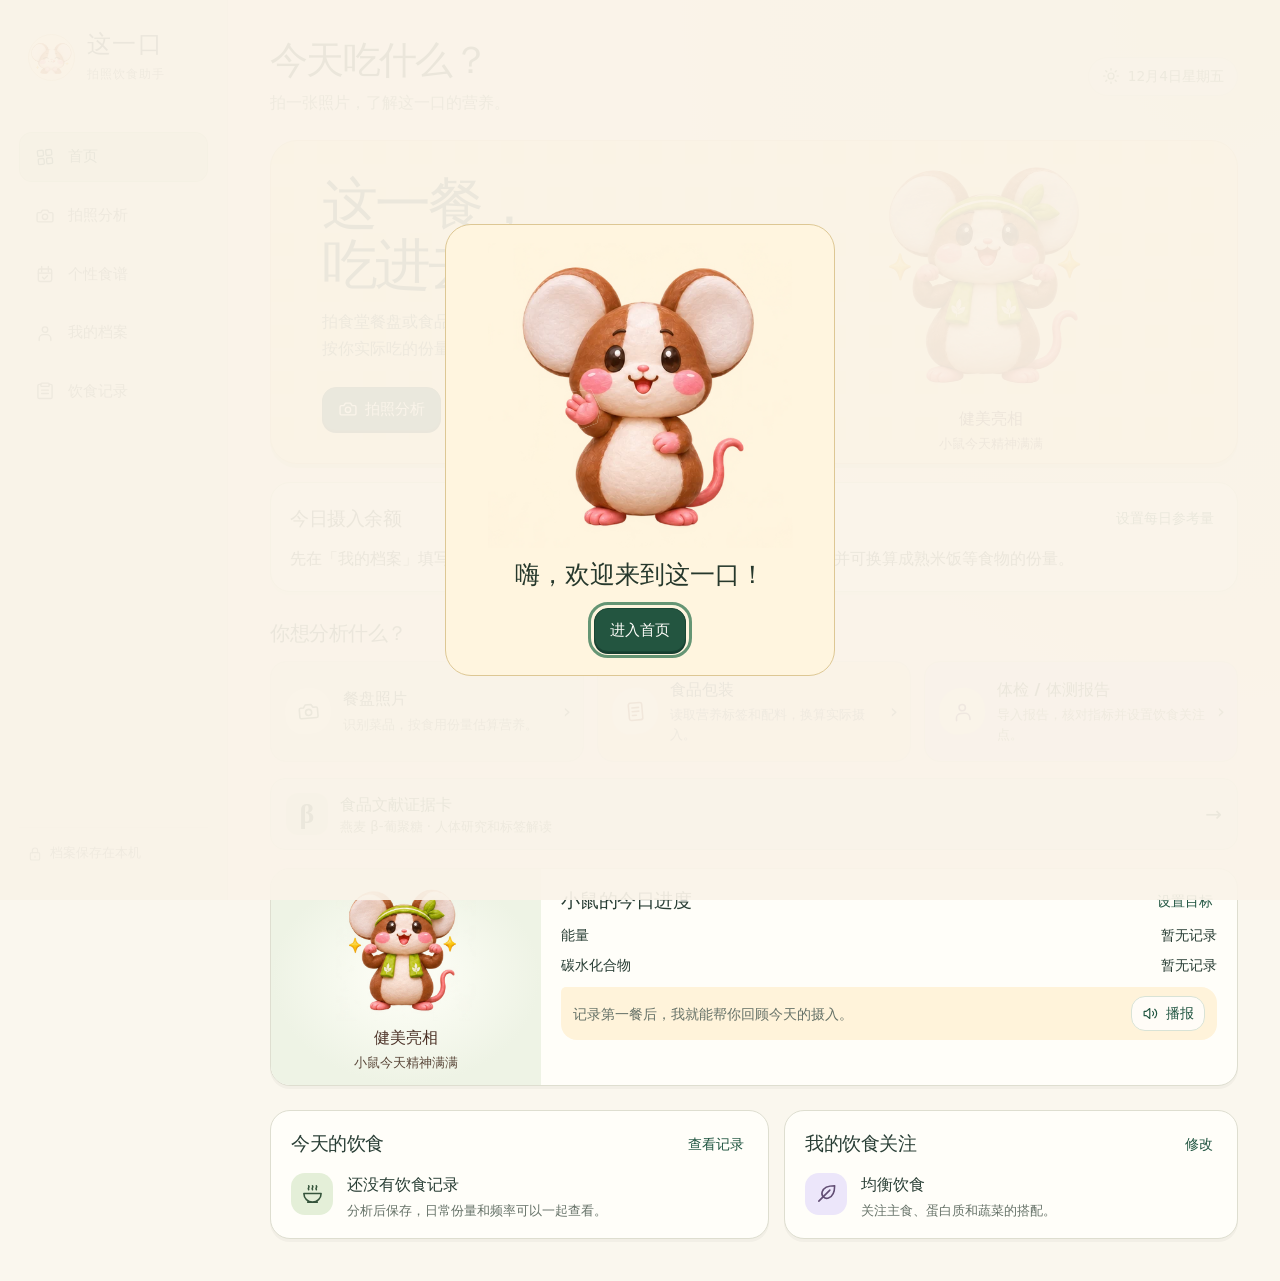
<file: index.html>
<!doctype html>
<html lang="zh-CN">
<head>
  <meta charset="utf-8">
  <meta name="viewport" content="width=device-width, initial-scale=1">
  <meta name="description" content="拍一餐或一张食品标签，按真实份量了解吃进去的营养。">
  <meta name="theme-color" content="#faf7ee">
  <title>这一口 · 拍照饮食助手</title>
  <link rel="manifest" href="./manifest.webmanifest">
  <link rel="apple-touch-icon" href="./assets/mouse-app-180.png">
  <link rel="icon" href="./assets/mouse-app-192.png">
  <meta name="apple-mobile-web-app-capable" content="yes">
  <meta name="apple-mobile-web-app-title" content="这一口">
  <link rel="stylesheet" href="style.css?v=mascot-cutout">
  <link rel="stylesheet" href="extensions/food-evidence/evidence.css?v=oat-card">
  <script defer src="nutrition.js?v=ingredient-seasoning"></script>
  <script defer src="packaging.js?v=portion-check"></script>
  <script defer src="insights.js?v=food-plan"></script>
  <script defer src="favorites.js"></script>
  <script defer src="mascot.js?v=mascot-3d"></script>
  <script defer src="extensions/food-evidence/oats.js?v=oat-card"></script>
  <script defer src="extensions/food-evidence/evidence.js?v=oat-card"></script>
  <script defer src="app.js?v=mascot-portion-evidence"></script>
  <script defer src="./install.js?v=merged-pages"></script>
</head>
<body>
  <div id="app"></div>
  <dialog id="mouse-welcome" aria-labelledby="mouse-welcome-title">
    <div class="welcome-art">
      <img src="assets/mouse-cutout-wave.webp" alt="小鼠挥手打招呼" width="480" height="480">
      <span class="welcome-paw" aria-hidden="true"></span>
    </div>
    <h1 id="mouse-welcome-title">嗨，欢迎来到这一口！</h1>
    <button class="button primary" type="button">进入首页</button>
  </dialog>
  <div id="toast" class="toast" role="status" hidden></div>
</body>
</html>
</file>
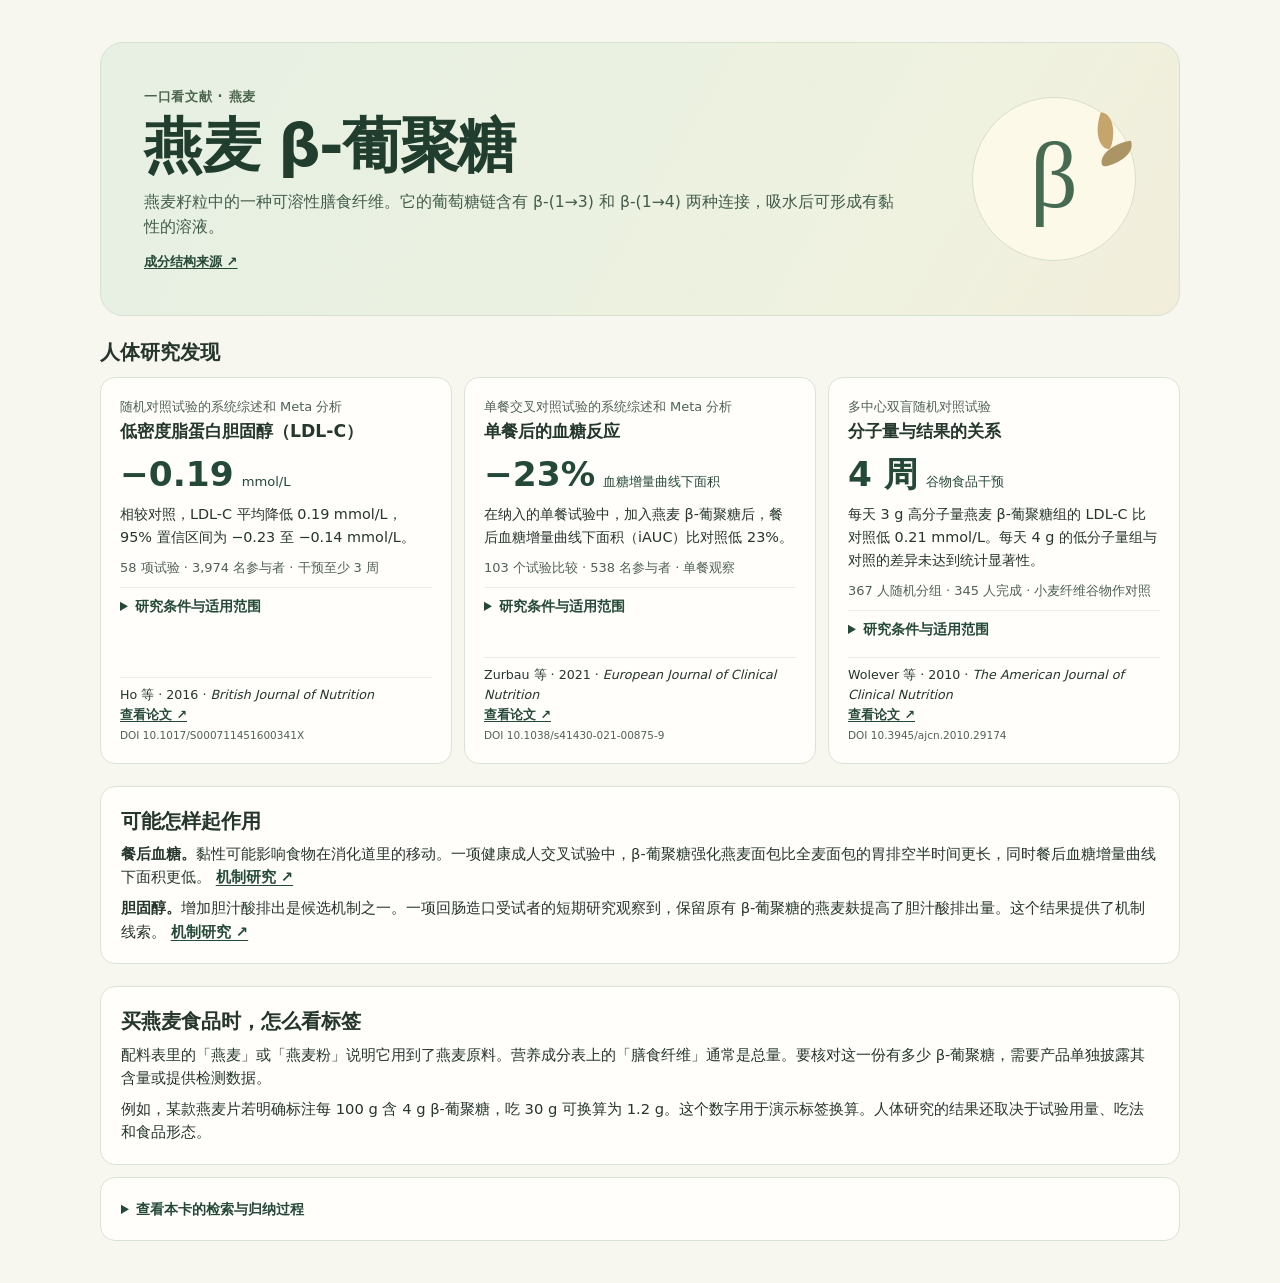
<file: extensions/food-evidence/preview.html>
<!doctype html>
<html lang="zh-CN">
<head>
  <meta charset="utf-8">
  <meta name="viewport" content="width=device-width, initial-scale=1">
  <title>燕麦 β-葡聚糖 · 食品文献证据卡</title>
  <link rel="stylesheet" href="evidence.css">
  <script defer src="oats.js"></script>
  <script defer src="evidence.js"></script>
</head>
<body class="evidence-preview">
  <main data-food-evidence-preview></main>
</body>
</html>
</file>
<file: style.css>
:root {
  color-scheme: light;
  --ink: #24332a;
  --muted: #667268;
  --forest: #264d38;
  --green: #346448;
  --paper: #f7f8f2;
  --white: #fffefa;
  --line: #e3e8dc;
  --sage: #e7efdb;
  --peach: #f7e8d8;
  --lilac: #eee9f3;
  --radius: 21px;
  font-family: Inter, 'PingFang SC', 'Microsoft YaHei UI', 'Microsoft YaHei', 'Noto Sans CJK SC', system-ui, sans-serif;
  font-synthesis: none;
  background: var(--paper);
  color: var(--ink);
}
*, *::before, *::after { box-sizing: border-box; }
body { margin: 0; min-width: 280px; line-height: 1.55; }
button, input, textarea, select { font: inherit; }
button { cursor: pointer; }
button:disabled { opacity: .48; cursor: not-allowed; }
button:focus-visible, input:focus-visible, select:focus-visible, textarea:focus-visible, summary:focus-visible, .file-button:focus-within { outline: 3px solid #659574; outline-offset: 3px; }
main:focus { outline: none; }
h1, h2, h3, p { margin: 0; }
a { color: var(--forest); }
svg { flex: none; vertical-align: middle; }
.layout { min-height: 100vh; display: grid; grid-template-columns: 228px minmax(0, 1fr); }
.sidebar { position: sticky; top: 0; height: 100vh; display: flex; flex-direction: column; padding: 31px 19px 23px; border-right: 1px solid var(--line); background: #fbfcf6; }
.brand { background: none; border: 0; color: var(--ink); display: inline-flex; gap: 12px; align-items: center; text-align: left; padding: 0; width: fit-content; }
.sidebar .brand { margin: 0 0 49px 9px; }
.brand-mark { display: grid; place-items: center; width: 47px; height: 47px; color: #fffdef; background: var(--forest); border-radius: 15px; }
.brand strong { display: block; font-size: 24px; font-weight: 780; letter-spacing: .055em; line-height: 1.16; }
.brand small { display: block; margin-top: 6px; font-size: 12px; letter-spacing: .08em; color: var(--muted); }
.navigation { display: grid; gap: 7px; }
.nav-item { display: flex; align-items: center; gap: 13px; padding: 13px 16px; width: 100%; text-align: left; border: 0; border-radius: 13px; color: #536054; background: transparent; font-size: .95rem; }
.nav-item:hover { background: #eff3e8; }
.nav-item.active { color: #214730; background: #e7eedf; font-weight: 750; }
.sidebar-bottom { margin-top: auto; padding: 15px 8px 0; border-top: 1px solid var(--line); }
.privacy-label { display: flex; align-items: center; gap: 7px; color: var(--muted); font-size: .84rem; margin-bottom: 13px; }
.mobile-top { display: none; }
.main { min-width: 0; }
.content { width: min(100%, 1275px); padding: 37px 42px 42px; margin: 0 auto; }
.page-head { display: flex; justify-content: space-between; align-items: center; gap: 14px; margin: 0 0 24px; }
h1 { color: #26382c; font-size: clamp(1.85rem, 3vw, 2.35rem); line-height: 1.25; font-weight: 790; letter-spacing: -.045em; }
.page-head p { color: var(--muted); margin-top: 7px; }
.date-chip { display: inline-flex; align-items: center; justify-content: center; gap: 8px; padding: 8px 13px; border-radius: 999px; border: 1px solid #dce5d8; color: #46614d; background: #f1f5eb; font-size: .86rem; white-space: nowrap; }
.hero { min-height: 330px; display: grid; grid-template-columns: .93fr 1.07fr; overflow: hidden; border-radius: 27px; background: #e8efdc; border: 1px solid #e0e8d7; }
.hero-text { position: relative; padding: 39px clamp(25px, 4vw, 58px) 36px; z-index: 1; }
.hero h2 { margin: 14px 0 14px; color: #1f402e; font-size: clamp(2.5rem, 4.35vw, 4.1rem); line-height: 1.1; font-weight: 820; letter-spacing: -.085em; }
.hero p { font-size: 1rem; color: #506854; line-height: 1.68; }
.hero-visual { position: relative; min-width: 0; min-height: 100%; background: radial-gradient(ellipse at 55% 46%, #d3debc, #c0cfa7); overflow: hidden; }
.hero-visual img { position: absolute; inset: 0; width: 100%; height: 100%; object-fit: cover; object-position: center 53%; }
.photo-tag { position: absolute; display: flex; align-items: center; gap: 7px; bottom: 18px; right: 19px; padding: 8px 12px; color: #284a37; background: #fcfff6ed; border: 1px solid #eff2ea; border-radius: 999px; box-shadow: 0 3px 14px #243d2833; font-weight: 660; font-size: .83rem; }
.hero-actions, .action-row { display: flex; align-items: center; flex-wrap: wrap; gap: 10px; margin-top: 18px; }
.hero-actions { margin-top: 24px; }
.button { display: inline-flex; align-items: center; justify-content: center; gap: 7px; font-size: .94rem; font-weight: 720; text-decoration: none; text-align: center; line-height: 1.25; padding: 11px 15px; min-height: 44px; border: 1px solid transparent; border-radius: 11px; white-space: nowrap; }
.primary { color: #fffefa; background: var(--forest); box-shadow: 0 3px 6px #264d3816; }
.primary:hover:not(:disabled) { background: #1d402c; }
.ghost { color: #31513b; background: #f4f7eb; border-color: #cfdbc4; }
.outline { color: var(--forest); background: #fffc; border-color: #d9e3d6; }
.outline:hover, .ghost:hover { background: #eff4e9; }
.text-button { display: inline-flex; align-items: center; color: var(--forest); background: transparent; border: 0; border-radius: 6px; padding: 5px 4px; font-size: .9rem; font-weight: 720; white-space: nowrap; }
.text-button:hover { background: #edf2e8; }
.danger { color: #9a4437; }
.danger:hover { background: #fbede8; }
.quick-section { margin-top: 27px; }
.section-title { font-size: 1.22rem; font-weight: 780; letter-spacing: -.025em; }
.quick-grid { display: grid; grid-template-columns: repeat(3, minmax(0, 1fr)); gap: 13px; margin-top: 11px; }
.quick-card { display: grid; grid-template-columns: auto minmax(0, 1fr); align-items: center; gap: 12px; padding: 16px 14px; text-align: left; color: var(--ink); background: var(--white); border: 1px solid var(--line); border-radius: 16px; min-height: 95px; }
.quick-card:hover { border-color: #b9cdb6; background: #fdfff9; }
.icon-tile { align-self: start; display: inline-grid; place-items: center; width: 46px; height: 46px; border-radius: 14px; color: var(--forest); flex: none; }
.green { background: var(--sage); color: #35543b; }
.peach { background: var(--peach); color: #814d30; }
.lilac { background: var(--lilac); color: #614d73; }
.quick-card strong, .overview-body strong { display: block; font-size: 1rem; font-weight: 760; }
.quick-card small, .overview-body p { display: block; margin-top: 3px; font-size: .83rem; color: var(--muted); line-height: 1.5; }
.home-bottom { display: grid; grid-template-columns: 1.1fr 1fr; gap: 15px; margin-top: 24px; }
.card { background: var(--white); border: 1px solid var(--line); border-radius: var(--radius); box-shadow: 0 2px 3px #213a2105; }
.overview { padding: 17px 20px; }
.section-head { display: flex; justify-content: space-between; gap: 9px; align-items: center; }
.section-head h2 { font-size: 1.18rem; font-weight: 780; letter-spacing: -.025em; }
.overview-body { display: flex; align-items: center; gap: 14px; margin-top: 13px; }
.overview-body .icon-tile { width: 42px; height: 42px; }
.segmented { display: inline-flex; gap: 4px; padding: 4px; border-radius: 14px; border: 1px solid #e3e9dd; background: #edf1e8; margin-bottom: 20px; }
.segmented button { display: inline-flex; align-items: center; gap: 8px; color: #56645a; background: transparent; border: 1px solid transparent; padding: 8px 14px; border-radius: 10px; font-size: .94rem; }
.segmented button[aria-pressed="true"] { background: var(--white); border-color: #e0e6da; box-shadow: 0 1px 3px #1f3c2010; color: var(--forest); font-weight: 750; }
.workspace-grid { display: grid; grid-template-columns: minmax(0, 1.07fr) minmax(0, .93fr); gap: 18px; align-items: start; }
.stack { display: grid; gap: 16px; min-width: 0; }
.plan-days { border: 0; padding: 0; margin: 15px 0 10px; }
.plan-days legend { color: #49564a; font-weight: 690; font-size: .88rem; margin-bottom: 6px; }
.plan-week { display: flex; flex-wrap: wrap; gap: 6px; }
.plan-week label { display: inline-flex; align-items: center; padding: 7px 8px; gap: 4px; min-height: 38px; border: 1px solid var(--line); border-radius: 9px; cursor: pointer; font-size: .84rem; }
.plan-week label:has(input:checked) { background: var(--sage); }
.plan-week input { accent-color: var(--forest); }
.plan-slot { display: grid; gap: 3px; padding: 12px 14px; margin-top: 10px; border-radius: 12px; background: #f0f4e9; }
.plan-slot > span:first-child, .plan-countdown { color: #516655; font-size: .86rem; }
.plan-slot > strong { font-size: 1.15rem; }
.plan-portion { margin: 13px 0; padding: 0 0 0 11px; border-left: 2px solid #bacda9; }
.plan-portion p { font-size: .86rem; margin-top: 4px; color: var(--muted); }
.favorite-suggestions { margin-top: 12px; }
.favorite-suggestion, .mouse-plan { display: flex; justify-content: space-between; align-items: center; flex-wrap: wrap; gap: 8px 12px; padding: 10px 0; border-top: 1px solid var(--line); overflow-wrap: anywhere; }
.favorite-suggestion .micro { margin-top: 3px; }
.favorite-card h2 { overflow-wrap: anywhere; }
.mouse-plan { margin-top: 10px; padding-bottom: 0; font-size: .9rem; }
.mouse-plan p { margin: 2px 0 0; color: var(--muted); }
.form-card { padding: 19px; }
.balance-card { margin-top: 18px; }
.balance-card p { margin: 8px 0 0; }
.balance-grid { display: grid; grid-template-columns: repeat(auto-fit,minmax(min(100%,145px),1fr)); gap: 8px; }
.balance-metric { display: grid; align-content: start; gap: 3px; padding: 12px; background: #eef3e7; border-radius: 10px; }
.balance-metric span, .balance-metric small { color: #526253; }
.balance-metric strong { font-size: 1.3rem; color: var(--forest); }
.balance-example { margin-top: 12px; padding-top: 8px; border-top: 1px solid var(--line); }
.balance-example select { max-width: 310px; }
.missing-result { padding: 12px; border-radius: 10px; background: #faf3e7; }
.missing-result ul { margin: 4px 0 0; padding-left: 20px; }
.missing-result .text-button { text-align: left; }
.form-card > .section-head { margin-bottom: 13px; }
.pill { display: inline-flex; align-items: center; padding: 3px 9px; border-radius: 999px; font-size: .77rem; white-space: nowrap; font-weight: 730; background: var(--lilac); color: #5f5070; }
.pill.peach { background: var(--peach); color: #814d30; }
.pill.green { background: var(--sage); color: #35543b; }
.upload-area { overflow: hidden; min-height: 155px; border: 1px dashed #bacab6; border-radius: 15px; background: #f4f7ed; display: grid; place-items: center; text-align: center; position: relative; }
.upload-controls { display: flex; flex-direction: column; align-items: center; justify-content: center; gap: 8px; padding: 14px; min-width: 0; max-width: 100%; }
.upload-controls strong { font-size: .91rem; overflow-wrap: anywhere; }
.upload-buttons { display: flex; flex-wrap: wrap; justify-content: center; gap: 8px; }
.camera-file { display: none; }
.upload-controls .icon-tile { align-self: center; width: 40px; height: 40px; }
.upload-area.has-image { grid-template-columns: 1fr; }
.upload-area.has-image img { width: 100%; height: 225px; display: block; object-fit: contain; background: #e8eee1; }
.upload-area.has-image .upload-controls { padding: 10px; }
.upload-area.has-image .upload-controls .icon-tile { display: none; }
.file-button { position: relative; cursor: pointer; }
.file-button input { position: absolute; inset: 0; width: 100%; opacity: 0; cursor: pointer; }
.inline-status { padding: 9px 11px; background: #eef3e8; border-radius: 10px; color: #405d46; font-size: .89rem; margin: 10px 0 0; overflow-wrap: anywhere; }
.micro, .muted { color: var(--muted); }
.micro { font-size: .83rem; margin-top: 9px; line-height: 1.55; }
.field { color: #49564a; display: flex; flex-direction: column; gap: 5px; font-size: .88rem; font-weight: 690; min-width: 0; margin-top: 10px; }
input:not([type='radio']):not([type='file']), textarea, select { min-width: 0; width: 100%; min-height: 42px; padding: 8px 10px; border: 1px solid #dae2d6; border-radius: 9px; background: #fff; color: #29352b; font-size: .95rem; }
textarea { resize: vertical; }
select { appearance: none; background-image: url("data:image/svg+xml,%3Csvg xmlns='http://www.w3.org/2000/svg' viewBox='0 0 16 16'%3E%3Cpath d='m4 6 4 4 4-4' fill='none' stroke='%23546756' stroke-width='1.6' stroke-linecap='round'/%3E%3C/svg%3E"); background-repeat: no-repeat; background-position: right 10px center; background-size: 16px; padding-right: 30px; }
input::placeholder, textarea::placeholder { color: #778279; }
.fields.two { display: grid; grid-template-columns: 1fr 1fr; gap: 0 10px; }
.food-table { display: grid; gap: 8px; }
.food-row { display: grid; grid-template-columns: minmax(0, 1fr) minmax(78px, 105px) 32px; gap: 8px; align-items: end; }
.food-item { padding: 3px 10px 10px; border: 1px solid var(--line); border-radius: 11px; background: #fafcf7; }
.food-row .remove-button { margin-bottom: 3px; }
.seasoning-item { margin-top: 10px; }
.seasoning-item .section-head > label { flex: 1; }
.meal-breakdown { color: #435544; font-size: .87rem; margin: 8px 0 12px; }
.meal-breakdown p { margin: 4px 0; }
.icon-button { display: inline-grid; place-items: center; color: #5b6d5c; background: transparent; border: 1px solid transparent; width: 36px; height: 36px; border-radius: 9px; font-size: 1.45rem; line-height: 1; }
.icon-button:hover { background: #eef3e8; }
.remove-button { width: 32px; }
.result-name { color: var(--muted); font-weight: 630; font-size: .92rem; margin: 2px 0 12px; }
.nutrient-grid { display: grid; grid-template-columns: repeat(3, minmax(0, 1fr)); gap: 7px; }
.nutrient { padding: 10px 8px; border: 1px solid #e7ebe1; background: #f6f7f0; border-radius: 11px; }
.nutrient.priority { border-color: #cadcbf; background: #e9f1df; }
.nutrient span { display: block; color: #526253; font-size: .77rem; margin-bottom: 2px; }
.nutrient strong { color: var(--forest); display: block; font-size: clamp(1.2rem, 2.1vw, 1.76rem); font-variant-numeric: tabular-nums; line-height: 1.22; font-weight: 800; overflow-wrap: anywhere; }
.nutrient small { color: #526253; font-size: .76rem; }
.empty-result { min-height: 153px; display: flex; flex-direction: column; justify-content: center; align-items: center; text-align: center; gap: 6px; color: var(--muted); padding: 12px; }
.empty-result .icon-tile { align-self: center; }
.empty-result strong { color: var(--ink); margin-top: 3px; }
.empty-result p { font-size: .88rem; }
.advice-card { background: #f9fcf4; border-color: #e0e9d8; }
.advice-card h2 svg { margin-right: 4px; color: var(--green); }
.tip-title { display: block; font-size: .98rem; }
.advice-card p { color: #526254; font-size: .92rem; margin-top: 5px; }
.advice-card .frequency, .advice-card .ingredients { border-top: 1px solid #e4ebde; padding-top: 9px; margin-top: 10px; overflow-wrap: anywhere; }
.frequency svg { margin-right: 4px; }
.ingredients { overflow-wrap: anywhere; }
.ingredient-notes { margin: 8px 0 0; padding-left: 1.45rem; color: #455749; font-size: .9rem; }
details { margin-top: 12px; }
summary { color: var(--forest); font-size: .89rem; font-weight: 690; cursor: pointer; }
details .button { margin-top: 8px; }
.label-tabs { max-width: 100%; margin-bottom: 12px; }
.label-tabs button { padding-inline: clamp(6px, 2vw, 12px); font-size: .88rem; white-space: nowrap; }
.label-values { width: 100%; table-layout: fixed; border-collapse: collapse; margin-top: 14px; }
.label-values th, .label-values td { text-align: left; padding: 5px 3px; border-bottom: 1px solid var(--line); vertical-align: middle; font-size: .86rem; }
.label-values th:first-child { width: 36%; }
.label-values th:nth-child(2) { width: 39%; }
.label-values th small { display: block; font-weight: 500; color: #5c6b61; }
.label-values input, .label-values select { margin: 0; width: 100%; }
.label-values .label-energy-unit { margin-top: 4px; }
.ingredient-review h3 { font-size: .95rem; margin: 14px 0 5px; }
.product-line, .ingredient-evidence { overflow-wrap: anywhere; }
.ingredient-evidence { margin-top: 12px; padding: 9px 11px; border-radius: 8px; background: #f4f7ef; line-height: 1.7; white-space: pre-line; }
.ingredient-evidence mark { padding: 1px 3px; border-radius: 3px; background: #f8e0a5; color: #30240d; }
.ingredient-flags { list-style: none; padding: 0; margin: 0; display: flex; flex-wrap: wrap; gap: 6px; }
.ingredient-flags li { border-radius: 8px; padding: 4px 8px; display: flex; align-items: baseline; flex-wrap: wrap; gap: 4px 8px; font-size: .84rem; overflow-wrap: anywhere; }
.ingredient-flags .allergen-present { background: #fae6dc; color: #782e1c; }
.ingredient-flags .allergen-trace { background: #fff0cd; color: #6c4c00; }
.ingredient-flags .focus-tag { background: var(--sage); color: #36543d; }
.record-note { overflow-wrap: anywhere; white-space: pre-line; }
.goal-list { display: grid; gap: 8px; }
.purpose-card { margin-bottom: 16px; }
.purpose-list { display: grid; grid-template-columns: repeat(2, minmax(0,1fr)); gap: 8px; margin-top: 10px; }
.purpose-list .goal-choice input { flex: 0 0 16px; }
.purpose-list .goal-choice small { margin-top: 3px; line-height: 1.5; }
.purpose-actions { display: flex; flex-wrap: wrap; gap: 4px 16px; margin-top: 10px; }
.goal-choice { cursor: pointer; display: flex; gap: 8px; align-items: flex-start; border: 1px solid #e2e9dd; border-radius: 11px; padding: 9px 11px; }
.goal-choice:has(:checked) { background: #eef4e7; border-color: #cbdcc3; }
.goal-choice input { accent-color: var(--forest); width: 16px; height: 16px; margin-top: 5px; }
.goal-choice strong, .goal-choice small { display: block; }
.goal-choice small { color: var(--muted); font-size: .84rem; }
.profile-foot { border-top: 1px solid var(--line); margin-top: 15px; padding-top: 9px; }
.report-flags, .daily-goals { border: 1px solid #dbe5d3; border-radius: 11px; margin: 14px 0 0; padding: 8px 12px 11px; }
.report-flags legend, .daily-goals legend { color: var(--forest); font-weight: 700; padding: 0 5px; }
.report-flags label { display: flex; align-items: center; gap: 7px; padding-block: 4px; font-size: .9rem; }
.report-flags input { accent-color: var(--forest); width: 16px; height: 16px; margin: 0; }
.daily-goals .field { margin-top: 8px; }
.mouse-card { display: grid; grid-template-columns: minmax(155px, 28%) 1fr; margin: 18px 0; overflow: hidden; }
.mouse-scene { display: grid; place-items: center; min-height: 174px; background: radial-gradient(ellipse at center, #fffff8 0%, #eef3e5 70%); isolation: isolate; }
.mouse { position: relative; width: 150px; height: 143px; }
.mouse::after { content: ''; position: absolute; z-index: -1; width: 112px; height: 13px; left: 16px; bottom: 0; border-radius: 50%; background: #c9d5bc; }
.mouse-tail { position: absolute; width: 48px; height: 25px; left: 3px; bottom: 19px; border: 5px solid #a87571; border-right: 0; border-top: 0; border-radius: 50%; rotate: 13deg; }
.mouse-body, .mouse-belly, .mouse-head, .mouse-ear, .mouse-foot, .mouse-paw { position: absolute; }
.mouse-body { left: 42px; top: 58px; width: 75px; height: 75px; background: #9d858e; border: 2px solid #634f58; border-radius: 51% 51% 48% 48%; transform-origin: center 90%; transform: scaleX(var(--belly-scale)); animation: belly-grow .35s ease-out; }
.mouse-belly { left: 48px; top: 68px; width: 63px; height: 59px; background: #f6d4c1; border-radius: 52% 52% 47% 47%; transform-origin: center 90%; transform: scaleX(var(--belly-scale)); animation: belly-grow .35s ease-out; }
.mouse-ear { top: 12px; width: 32px; height: 34px; border-radius: 50%; border: 2px solid #634f58; background: #e7b0ae; box-shadow: inset 0 0 0 5px #9d858e; }
.mouse-ear.left { left: 37px; rotate: -22deg; }
.mouse-ear.right { right: 29px; rotate: 20deg; }
.mouse-head { top: 28px; left: 44px; width: 71px; height: 53px; border-radius: 48% 48% 49% 49%; border: 2px solid #634f58; background: #a88f99; }
.mouse-eye { position: absolute; top: 17px; width: 6px; height: 8px; background: #30232c; border-radius: 50%; }
.mouse-eye.left { left: 16px; }
.mouse-eye.right { right: 16px; }
.mouse-nose { position: absolute; top: 25px; left: 29px; width: 9px; height: 7px; border-radius: 52% 52% 70% 70%; background: #623b48; }
.mouse-smile { position: absolute; top: 31px; left: 27px; width: 13px; height: 8px; border: solid #634f58; border-width: 0 0 2px; border-radius: 0 0 50% 50%; }
.mouse-foot { bottom: 6px; height: 13px; width: 22px; border: 2px solid #634f58; border-radius: 60%; background: #d9a8a4; }
.mouse-foot.left { left: 54px; rotate: -12deg; }
.mouse-foot.right { left: 84px; rotate: 12deg; }
.mouse-paw { top: 90px; width: 16px; height: 21px; border-radius: 58%; border: 2px solid #634f58; background: #bba2aa; }
.mouse-paw.left { left: 45px; rotate: 21deg; }
.mouse-paw.right { right: 34px; rotate: -21deg; }
.mouse-sign { position: absolute; left: 94px; bottom: 40px; padding: 4px 6px; border: 2px solid #803a32; border-radius: 6px; background: #fff4ed; color: #803a32; font-size: .7rem; font-weight: 850; rotate: 9deg; }
.mouse-sign::after { content: ''; position: absolute; left: 12px; top: 100%; width: 3px; height: 13px; border-radius: 2px; background: #803a32; }
.mouse-goal-reached .mouse-scene { background: radial-gradient(ellipse at center, #fff9eb 0%, #f6e6dc 77%); }
@keyframes belly-grow { from { transform: scaleX(.53); } to { transform: scaleX(var(--belly-scale)); } }
@media (prefers-reduced-motion: reduce) { .mouse-body, .mouse-belly { animation: none; } }
.mouse-content { padding: 16px 20px; min-width: 0; }
.mouse-content h2 { font-size: 1.16rem; }
.mouse-content .section-head { margin-bottom: 7px; }
.mouse-meter { margin-top: 7px; }
.mouse-meter > div { display: flex; flex-wrap: wrap; justify-content: space-between; gap: 2px 10px; font-size: .9rem; }
.mouse-meter small { color: var(--muted); font-size: .8rem; font-weight: 500; }
.mouse-meter progress { display: block; margin-top: 3px; height: 8px; width: 100%; border: 0; border-radius: 10px; overflow: hidden; appearance: none; color: var(--forest); background: #e6eee1; accent-color: var(--forest); }
.mouse-meter progress::-webkit-progress-bar { background: #e6eee1; border-radius: 10px; }
.mouse-meter progress::-webkit-progress-value { background: #547b5b; border-radius: 10px; }
.mouse-meter progress::-moz-progress-bar { background: #547b5b; border-radius: 10px; }
.mouse-speech { margin-top: 11px; display: flex; align-items: center; gap: 7px 12px; flex-wrap: wrap; }
.mouse-speech p { flex: 1 1 190px; color: var(--muted); font-size: .89rem; }
.mouse-voice { min-height: 35px; padding: 5px 10px; font-size: .86rem; }
.snack-card { background: #fcfaf5; border-color: #e8e0d0; margin-bottom: 14px; }
.snack-name { margin-bottom: 9px; color: var(--forest); font-weight: 700; overflow-wrap: anywhere; }
.snack-plan { margin: 0 0 9px; display: grid; gap: 8px; }
.snack-plan div { border-radius: 9px; padding: 8px 10px; background: #f0f3e8; }
.snack-plan dt { color: var(--forest); font-weight: 700; }
.snack-plan dd { margin: 2px 0 0; color: var(--muted); line-height: 1.55; font-size: .88rem; }
.snack-cues { list-style: none; margin: 8px 0 4px; padding: 0; display: grid; gap: 7px; }
.snack-cues li { padding: 6px 9px; background: #f6eee4; border-radius: 9px; font-size: .86rem; }
.snack-cues span { display: block; color: var(--muted); }
.snack-source { font-size: .82rem; color: var(--forest); }
.log-totals { display: grid; grid-template-columns: repeat(3, minmax(0, 1fr)); gap: 13px; margin-bottom: 15px; }
.log-metric { padding: 15px; }
.log-metric span { font-size: .91rem; color: var(--muted); }
.log-metric strong { display: block; font-size: 1.75rem; color: var(--forest); }
.log-metric small { font-size: .85rem; }
.record-list { display: grid; }
.record { display: grid; grid-template-columns: auto minmax(0,1fr) auto auto; gap: 11px; align-items: center; padding: 11px 0; border-top: 1px solid var(--line); }
.record-text { overflow-wrap: anywhere; }
.record-text p, .record-energy small { font-size: .82rem; color: var(--muted); }
.toast { position: fixed; z-index: 20; bottom: 22px; left: 50%; translate: -50% 0; max-width: calc(100vw - 28px); padding: 9px 15px; border-radius: 11px; background: #264d38; color: #fff; box-shadow: 0 6px 24px #1e342a35; }
@media (max-width: 1110px) {
  .layout { grid-template-columns: 190px minmax(0, 1fr); }
  .content { padding: 30px 28px 38px; }
  .sidebar { padding-inline: 14px; }
  .quick-card { gap: 9px; }
  .quick-card .icon-tile { width: 39px; height: 39px; }
}
@media (max-width: 800px) {
  .camera-file { display: inline-flex; }
  .layout { display: block; }
  .sidebar { position: fixed; z-index: 5; top: auto; left: 0; right: 0; bottom: 0; padding: 5px 8px max(5px, env(safe-area-inset-bottom)); height: auto; border-right: 0; border-top: 1px solid var(--line); background: #fbfcf7fa; }
  .sidebar .brand, .sidebar-bottom { display: none; }
  .navigation { display: grid; grid-template-columns: repeat(5, minmax(0, 1fr)); gap: 2px; }
  .nav-item { flex-direction: column; align-items: center; gap: 3px; padding: 5px 3px; text-align: center; font-size: .77rem; }
  .mobile-top { display: flex; align-items: center; justify-content: space-between; border-bottom: 1px solid var(--line); padding: 10px 17px; background: #fbfcf6; }
  .mobile-top .brand-mark { width: 34px; height: 34px; border-radius: 10px; }
  .mobile-top .brand strong { font-size: 20px; }
  .content { padding: 24px 18px 87px; }
  .toast { bottom: 70px; }
}
@media (max-width: 570px) {
  .purpose-list { grid-template-columns: minmax(0,1fr); }
  .content { padding-inline: 13px; }
  .page-head { align-items: flex-start; margin-bottom: 17px; }
  .page-head p { font-size: .91rem; }
  .page-head .date-chip { padding: 5px 7px; font-size: .72rem; }
  .page-head .button { font-size: .8rem; padding: 8px; min-height: 35px; }
  .page-head .date-chip svg { display: none; }
  .hero { grid-template-columns: 1fr; border-radius: 19px; }
  .hero-text { padding: 23px 21px 22px; }
  .hero h2 { font-size: clamp(2.18rem, 10.8vw, 3.2rem); }
  .desktop-break { display: none; }
  .hero p { font-size: .92rem; }
  .hero-actions { margin-top: 15px; }
  .hero-visual { min-height: 185px; }
  .photo-tag { bottom: 9px; right: 10px; }
  .quick-section { margin-top: 18px; }
  .quick-grid { grid-template-columns: 1fr; gap: 8px; }
  .quick-card { min-height: 65px; padding: 9px 12px; }
  .home-bottom, .workspace-grid { grid-template-columns: 1fr; gap: 12px; }
  .ingredients-layout > .stack { display: contents; }
  .ingredients-layout .ingredient-review { order: 1; }
  .ingredients-layout .ingredient-editor { order: 2; }
  .ingredients-layout .result-card, .ingredients-layout .advice-card { order: 3; }
  .ingredients-layout .snack-card { order: 4; }
  .home-bottom { margin-top: 14px; }
  .stack { gap: 12px; }
  .form-card { padding: 14px; }
  .log-totals { gap: 6px; }
  .log-metric { padding: 8px; }
  .log-metric span, .log-metric .micro { font-size: .73rem; }
  .log-metric strong { font-size: 1.3rem; }
  .record { gap: 7px; }
  .record .icon-tile { width: 35px; height: 35px; }
  .record-energy { font-size: .85rem; }
  .mouse-card { grid-template-columns: 1fr; }
  .mouse-scene { min-height: 152px; }
  .mouse-content { padding: 12px 14px 14px; }
}
.crop-dialog {
  width: min(680px, calc(100% - 28px));
  max-height: calc(100% - 28px);
  padding: 18px;
  border: 1px solid #d7e2d9;
  border-radius: 16px;
  background: #fff;
  color: inherit;
}
.crop-dialog::backdrop { background: rgba(20, 36, 28, .62); }
.crop-preview { display: grid; justify-items: center; margin: 12px 0; }
.crop-preview canvas { display: block; height: auto; touch-action: none; cursor: crosshair; }

/* Picnic stationery, shared across the five existing workspaces. */
:root {
  --ink: #293e35;
  --forest: #225642;
  --green: #427159;
  --paper: #faf7ee;
  --white: #fffef9;
  --line: #deded0;
  --sage: #e4efd8;
  --peach: #ffe3cf;
  --lilac: #ece6fa;
  --radius: 20px;
}
.main { background: radial-gradient(ellipse at 95% 0%, #f6efd9 0%, transparent 40rem), var(--paper); }
.sidebar { background: #f4f2e6; }
.brand-mark { position: relative; border-radius: 50%; background: #ffe1a1; border: 1px solid #ddc89c; }
.mouse-mark { position: relative; display: inline-block; width: 30px; height: 26px; transform: rotate(-8deg); }
.mouse-mark::before,.mouse-mark::after { content: ''; position: absolute; top: 0; width: 12px; height: 13px; background: #ecb2a5; border: 2px solid #64544d; border-radius: 50%; }
.mouse-mark::before { left: 0; } .mouse-mark::after { right: 0; }
.mouse-mark i { position: absolute; z-index: 1; inset: 6px 2px 0; border: 2px solid #64544d; border-radius: 48% 48% 46% 46%; background: #dec7bf; }
.mouse-mark b { position: absolute; z-index: 2; top: 13px; left: 9px; width: 3px; height: 4px; border-radius: 50%; background: #493f39; box-shadow: 9px 0 #493f39, 4.5px 4px #8d4c46; }
.brand strong { font-weight: 850; }
.navigation { gap: 9px; }
.nav-item.active { background: #dceacb; color: #214e37; box-shadow: inset 0 0 0 1px #bed1ab; }
.nav-item.active svg { transform: rotate(-6deg); }
h1,h2 { text-wrap: balance; }
.hero { position: relative; isolation: isolate; min-height: 305px; grid-template-columns: 1fr .97fr; border: 1px solid #decc99; background-color: #ffedbe; background-image: linear-gradient(90deg,transparent 50%,#fff8d954 50%),linear-gradient(transparent 50%,#fff8d954 50%); background-size: 46px 46px; box-shadow: 0 4px 0 #e7dfc8; }
.hero-text { padding: 26px clamp(20px,4vw,52px) 31px; }
.hero h2 { margin-top: 6px; letter-spacing: -.055em; color: #304936; }
.hero p { color: #4d5d49; }
.hero-visual { position: relative; overflow: visible; background: transparent; }
.meal-print { position: absolute; inset: 8% 8% 8% 1%; transform: rotate(3deg); background: #fffef7; border: 7px solid #fffef7; border-bottom-width: 29px; border-radius: 6px; box-shadow: 1px 6px 12px #58452c30; }
.meal-print::after { content: ''; position: absolute; width: 56px; height: 18px; top: -13px; left: 43%; background: repeating-linear-gradient(110deg,#b5c998dd 0 5px,#c9d7acdd 5px 10px); transform: rotate(-7deg); }
.meal-print img { border-radius: 2px; object-position: center 50%; }
.photo-tag { left: 0; right: 0; bottom: -25px; justify-content: center; padding: 0; background: none; border: 0; box-shadow: none; color: #52604c; font-size: 12px; }
.hero-mouse { display: grid; place-items: center; position: absolute; bottom: 6%; left: -5%; width: 65px; height: 65px; background: #ffdcc7; border: 4px solid #fffdf5; border-radius: 50%; box-shadow: 0 3px 6px #48381e29; transform: rotate(-9deg); }
.hero-mouse .mouse-mark { scale: 1.5; }
.primary { background: #235540; border-color: #194634; box-shadow: 0 2px 0 #173e30; }
.button { border-radius: 14px; }
.card { box-shadow: 0 3px 0 #4955340b; }
.balance-card { border-color: #d4dec4; }
.balance-metric { background: #eaf2dd; }
.balance-metric:nth-child(2n) { background: #fff1dc; }
.quick-card { position: relative; padding-right: 29px; }
.quick-card::after { content: '›'; position: absolute; right: 12px; color: #526253; font-size: 1.25rem; }
.quick-card:nth-child(1) { background: #edf4e2; } .quick-card:nth-child(2) { background: #ffebdc; } .quick-card:nth-child(3) { background: #f1eaf9; }
.quick-card .icon-tile { align-self: center; border-radius: 50% 45% 46% 38%; background: #fffaf1; transform: rotate(-5deg); }
.section-links { display: flex; gap: 5px; flex-wrap: wrap; margin: 0 0 16px; }
.section-links button { color: var(--forest); background: #fffdf6; border: 1px solid #d9ddca; border-radius: 100px; padding: 7px 13px; font-size: .87rem; font-weight: 650; }
.section-links button::after { content: ' ↓'; color: #557158; }
[id^="scan-"], [id^="profile-"], #purpose-title { scroll-margin-top: 15px; }
[data-view=scan] .page-head, [data-view=profile] .page-head, [data-view=plan] .page-head, [data-view=log] .page-head { padding: 17px 20px; border-radius: 20px; background: #e5eed9; }
[data-view=profile] .page-head { background: #ece6f4; } [data-view=plan] .page-head { background: #ffe7d7; } [data-view=log] .page-head { background: #faf0cf; }
.segmented { background: #eaeadd; border-color: #d8dacb; }
.segmented button[aria-pressed=true] { background: #fffef8; border-color: #c3d0b4; }
.upload-area { border: 1.5px dashed #a0b591; background: radial-gradient(#bccba353 .9px,transparent 1px) 0 0 / 12px 12px,#f4f6e9; }
.upload-controls strong { padding-inline: 5px; background: #f4f6e9; }
.food-item,.seasoning-item { margin-top: 6px; padding: 7px 12px 12px; background: #faf8ef; }
.result-card { border-top: 4px solid #9cbc83; }
.meal-breakdown { background: #f5f4e8; padding: 7px 10px; border-radius: 10px; }
.nutrient:nth-child(2) { background: #fff0df; } .nutrient:nth-child(3) { background: #ede9f6; }
.goal-choice:has(:checked), .plan-week label:has(:checked) { border-color: #74986d; background: #eaf2df; }
input[type=checkbox] { accent-color: var(--forest); }
.goal-choice input[type=checkbox],.report-flags input[type=checkbox],.plan-week input[type=checkbox] { width: 18px; min-height: 18px; height: 18px; }
.mouse-speech { background: #fff3da; border-radius: 5px 16px 16px; padding: 9px 12px; }
.plan-slot { background: #fff1dd; } .log-metric:nth-child(2) { background: #fff0e4; } .log-metric:nth-child(3) { background: #f0ebf7; }
.missing-result .text-button { white-space: normal; overflow-wrap: anywhere; }
.toast { pointer-events: none; border-radius: 18px; }
@media (hover:hover) {
  .quick-card:hover { transform: translateY(-3px); box-shadow: 0 6px 12px #34462c13; }
  .section-links button:hover { background: #e7efdc; }
  .hero:hover .hero-mouse { transform: rotate(6deg) translateY(-2px); }
  .mouse-card:hover .mouse-paw.right { transform-origin: bottom; transform: rotate(18deg); }
}
@media (prefers-reduced-motion:no-preference) {
  .quick-card,.hero-mouse,.mouse-paw,.button,.nav-item,.section-links button { transition: transform .16s ease, background-color .16s ease, box-shadow .16s ease; }
  .button:not(:disabled):active,.quick-card:active,.section-links button:active { transform: translateY(2px); box-shadow: none; }
  .toast:not([hidden]) { animation: snack-pop .18s ease-out; }
  @keyframes snack-pop { from { opacity: 0; transform: translateY(6px); } to { opacity: 1; transform: none; } }
}
@media (min-width:571px) and (max-width:950px) {
  .workspace-grid { grid-template-columns: 1fr; }
}
@media (max-width:800px) {
  .navigation { gap: 2px; }
  .mobile-top { background: #f9f6ea; }
  .sidebar { box-shadow: 0 -3px 14px #4350390c; }
  .nav-item { min-height: 47px; }
  .content { padding-bottom: calc(86px + env(safe-area-inset-bottom)); }
  input[type=text],input[type=number],textarea,select { font-size: 16px; }
}
@media (max-width:570px) {
  .hero { min-height: 238px; grid-template-columns: 55% 45%; }
  .hero-text { padding: 18px 0 18px 16px; }
  .hero h2 { font-size: clamp(1.72rem,7.2vw,2.4rem); margin: 4px 0 8px; }
  .hero p { max-width: 18ch; font-size: .84rem; }
  .hero-actions { gap: 7px; } .hero-actions .button { padding: 9px 12px; }
  .meal-print { inset: 16% 9% 14% 3%; border-width: 4px; border-bottom-width: 23px; }
  .meal-print::after { width: 37px; height: 13px; top: -8px; }
  .photo-tag { bottom: -20px; font-size: 10px; } .photo-tag svg { width: 12px; }
  .hero-mouse { width: 44px; height: 44px; bottom: 10%; left: -4%; border-width: 3px; }
  .hero-mouse .mouse-mark { scale: .94; }
  [data-view] .page-head:not(.home-head) { padding: 14px 12px; gap: 7px; }
  .section-links button,.label-tabs button,.segmented button { min-height: 42px; }
  .section-links { position: sticky; top: 0; z-index: 3; padding: 4px 0; background: var(--paper); }
  [id^="scan-"], [id^="profile-"], #purpose-title, input, select, textarea { scroll-margin-top: 64px; }
  input:not([type=radio]):not([type=file]), textarea, select { font-size: 16px; }
  .section-head { flex-wrap: wrap; }
  .quick-card .icon-tile { width: 38px; height: 38px; }
  .result-card .button,.page-head .button { min-height: 43px; }
  .toast { bottom: calc(72px + env(safe-area-inset-bottom)); }
}


.installed [data-install] { display: none; }
dialog[aria-labelledby='install-heading'] p { margin: 12px 0 18px; }
.mascot-portrait { min-width: 0; margin: 0; text-align: center; }
.mascot-portrait img { display: block; margin: 0 auto; width: min(100%,198px); height: auto; aspect-ratio: 1; }
.mascot-portrait figcaption { display: grid; gap: 2px; margin-top: 5px; padding-inline: 6px; }
.mascot-portrait strong { color: #4d3328; }
.mascot-portrait small { font-size: .79rem; color: #5a4739; }
.hero-visual { display: grid; place-items: center; padding: 11px 17px 10px 0; }
.hero-visual .mascot-portrait img { position: static; width: min(100%,250px); object-fit: contain; }
.mouse-scene .mascot-portrait { padding: 12px 7px; }
.mouse-scene .mascot-portrait img { width: min(100%,140px); }
.mascot-portrait[data-pose=stop] strong { color: #9e382a; }
#mouse-welcome {
  width: min(92vw,390px); max-height: 94vh; border: 1px solid #ddc794; border-radius: 26px;
  padding: 18px 22px 23px; text-align: center; color: #46372a; background: #fff5df;
}
#mouse-welcome::backdrop { background: #faf4e9ed; }
#mouse-welcome-title { margin: 0 0 17px; font-size: clamp(1.18rem,5vw,1.55rem); letter-spacing: normal; }
.welcome-art { width: min(100%,305px); position: relative; margin: 0 auto 12px; }
.welcome-art img { display: block; width: 100%; height: auto; }
.welcome-paw { display: none; position: absolute; inset: 0; background: url('assets/mouse-cutout-wave.webp') center / contain no-repeat; }
@media (prefers-reduced-motion:no-preference) {
  .waving .welcome-art img {
    clip-path: polygon(evenodd, 0 0, 100% 0, 100% 100%, 0 100%, 0 0, 25% 49%, 34% 48%, 37% 54%, 36% 59%, 31% 61%, 25% 57%, 25% 49%, 0 0);
  }
  .waving .welcome-paw {
    display: block;
    clip-path: polygon(25% 49%, 34% 48%, 37% 54%, 36% 59%, 31% 61%, 25% 57%);
    transform-origin: 34% 58%;
    animation: mascot-wave .36s ease-in-out 4;
  }
  .mascot-portrait img { animation: mascot-pop .32s ease-out; }
  @keyframes mascot-wave { 26% { transform: rotate(-15deg); } 74% { transform: rotate(11deg); } }
  @keyframes mascot-pop { from { transform: scale(.94); } to { transform: scale(1); } }
}
@media (max-width:570px) {
  .hero-visual { padding: 8px 7px; }
  .hero-visual .mascot-portrait strong { font-size: .95rem; }
  .hero-visual .mascot-portrait small { font-size: .72rem; line-height: 1.35; }
}
.hero-visual .mascot-cover {
  position: absolute;
  inset: 8% 8% 8% 1%;
  overflow: hidden;
  border-radius: 32px;
  background: #fcf1da;
  border: 3px solid #fff7df;
  box-shadow: 0 5px 17px #76451e20;
}
.hero-visual .mascot-cover img { object-fit: contain; object-position: center; }
.brand-mark, .mobile-top .brand-mark { border-radius: 50%; overflow: hidden; background: #fcf1da; }
.brand-mark img { display: block; width: 100%; height: 100%; object-fit: contain; scale: 1.12; }
@media (max-width:570px) {
  .hero-visual .mascot-cover {
    inset: 50% 7% auto -5%;
    aspect-ratio: 1.1;
    border-radius: 24px;
    transform: translateY(-50%);
  }
}
</file>
<file: extensions/food-evidence/evidence.css>
.evidence-preview {
  margin: 0; padding: clamp(14px, 4vw, 42px); color: #22342a; background: #f7f7ef;
  font-family: system-ui, "Microsoft YaHei", sans-serif; line-height: 1.6;
}
.evidence-preview main { max-width: 1080px; margin: auto; }
.food-evidence, .evidence-entry, .evidence-label-link { --ev-green: #254937; --ev-muted: #4f6256; --ev-line: #d9e3d5; }
.food-evidence { color: #25362c; line-height: 1.6; }
.food-evidence *, .evidence-entry, .evidence-label-link { box-sizing: border-box; }
.food-evidence h1, .food-evidence h2, .food-evidence h3, .food-evidence p { margin: 0; }
.food-evidence a { color: var(--ev-green); font-weight: 650; text-underline-offset: .18em; }
.food-evidence a:focus-visible, .evidence-entry:focus-visible, .food-evidence summary:focus-visible { outline: 2px solid #316d51; outline-offset: 3px; }
.evidence-entry {
  width: 100%; display: grid; text-align: left; align-items: center; gap: 12px; grid-template-columns: auto 1fr auto;
  min-height: 72px; margin-top: 16px; padding: 11px 15px; border: 1px solid var(--ev-line);
  border-radius: 15px; background: #f2f6ec; color: var(--ev-green); font: inherit; cursor: pointer;
}
.evidence-entry:hover { background: #eaf1e3; }
.evidence-entry-mark { display: grid; place-items: center; width: 42px; height: 42px; border-radius: 12px; background: #dce9d4; font: 700 28px Georgia, serif; }
.evidence-entry strong, .evidence-entry small { display: block; }
.evidence-entry small { color: var(--ev-muted); line-height: 1.35; }
.evidence-entry-arrow { font-size: 1.25rem; }
.evidence-label-link { display: grid; gap: 5px; border: 1px solid var(--ev-line); border-radius: 12px; padding: 10px 13px; background: #f1f7ec; color: var(--ev-muted); font-size: .88rem; }
.evidence-label-link button { justify-self: start; }
.food-evidence .evidence-hero {
  display: grid; grid-template-columns: minmax(0, 1fr) auto; align-items: center; gap: clamp(12px, 3vw, 32px);
  padding: clamp(19px, 4.5vw, 43px); border: 1px solid #d6e1d1; border-radius: 23px;
  background: linear-gradient(120deg, #e7f0e2 15%, #eff2df 76%, #f2eddb); color: #213d2e;
}
.evidence-kicker { font-size: .83rem; font-weight: 750; letter-spacing: .05em; color: #4b654d; }
.evidence-hero h1 { margin: 4px 0 8px; font-size: clamp(2rem, 4.8vw, 3.7rem); line-height: 1.18; letter-spacing: -.025em; }
.evidence-intro { max-width: 47rem; font-size: .98rem; color: #425c4b; }
.evidence-hero .evidence-structure-link { margin-top: 12px; font-size: .82rem; }
.evidence-grain {
  position: relative; display: grid; place-items: center; width: clamp(80px, 16vw, 164px); aspect-ratio: 1;
  border: 1px solid #d8dfcb; border-radius: 50%; background: #fdf9e8; color: #476a52;
}
.evidence-grain span { font: 500 clamp(48px, 9vw, 94px)/1 Georgia, serif; margin-top: -5%; }
.evidence-grain i, .evidence-grain b { position: absolute; top: 10%; right: 12%; width: 12%; height: 21%; background: #c5a56c; border-radius: 6% 92% 16% 90%; rotate: 15deg; }
.evidence-grain b { top: 24%; right: 5%; rotate: 76deg; background: #ac9564; }
.evidence-section { margin-top: 22px; }
.evidence-heading { display: flex; justify-content: space-between; align-items: center; gap: 10px; margin-bottom: 10px; }
.food-evidence h2 { font-size: 1.27rem; line-height: 1.4; }
.evidence-grid { display: grid; grid-template-columns: repeat(auto-fit,minmax(min(100%, 245px),1fr)); gap: 12px; }
.evidence-study { display: flex; flex-direction: column; gap: 9px; padding: clamp(13px,2vw,19px); border: 1px solid var(--ev-line); border-radius: 15px; background: #fffefa; min-width: 0; font-size: .9rem; }
.evidence-study h3 { color: #25382d; margin-top: 1px; font-size: 1.08rem; }
.evidence-design, .evidence-context { color: var(--ev-muted); font-size: .81rem; }
.evidence-value { display: flex; align-items: baseline; gap: 5px 8px; flex-wrap: wrap; color: var(--ev-green); }
.evidence-value strong { font-size: 2.15rem; font-variant-numeric: tabular-nums; line-height: 1.12; }
.evidence-value span { font-size: .82rem; }
.evidence-study details { margin: 0; padding-block: 7px; border-top: 1px solid #ebeee4; }
.evidence-study details p, .evidence-method > p { margin-top: 6px; color: var(--ev-muted); }
.food-evidence summary { cursor: pointer; color: var(--ev-green); font-weight: 700; font-size: .88rem; }
.evidence-study footer { margin-top: auto; padding-top: 7px; border-top: 1px solid #ebeee4; font-size: .79rem; }
.evidence-study footer p, .evidence-study footer a, .evidence-study footer small { display: block; overflow-wrap: anywhere; }
.evidence-study footer small { margin-top: 1px; color: var(--ev-muted); }
.evidence-application, .evidence-method { background: #fffefa; padding: clamp(13px,2vw,20px); border: 1px solid var(--ev-line); border-radius: 15px; }
.evidence-application p { margin-top: 7px; font-size: .92rem; }
.evidence-method { margin-top: 12px; overflow-wrap: anywhere; font-size: .89rem; }
.evidence-method ul { padding-left: 1.25em; }
@media (max-width: 570px) {
  .evidence-hero h1 { font-size: clamp(1.65rem, 7vw, 2.1rem); }
  .evidence-hero { align-items: start; }
  .evidence-intro { font-size: .88rem; }
  .evidence-grain { width: 53px; }
  .evidence-grain span { font-size: 35px; }
  .ingredients-layout .evidence-label-link { order: 4; }
}
</file>
